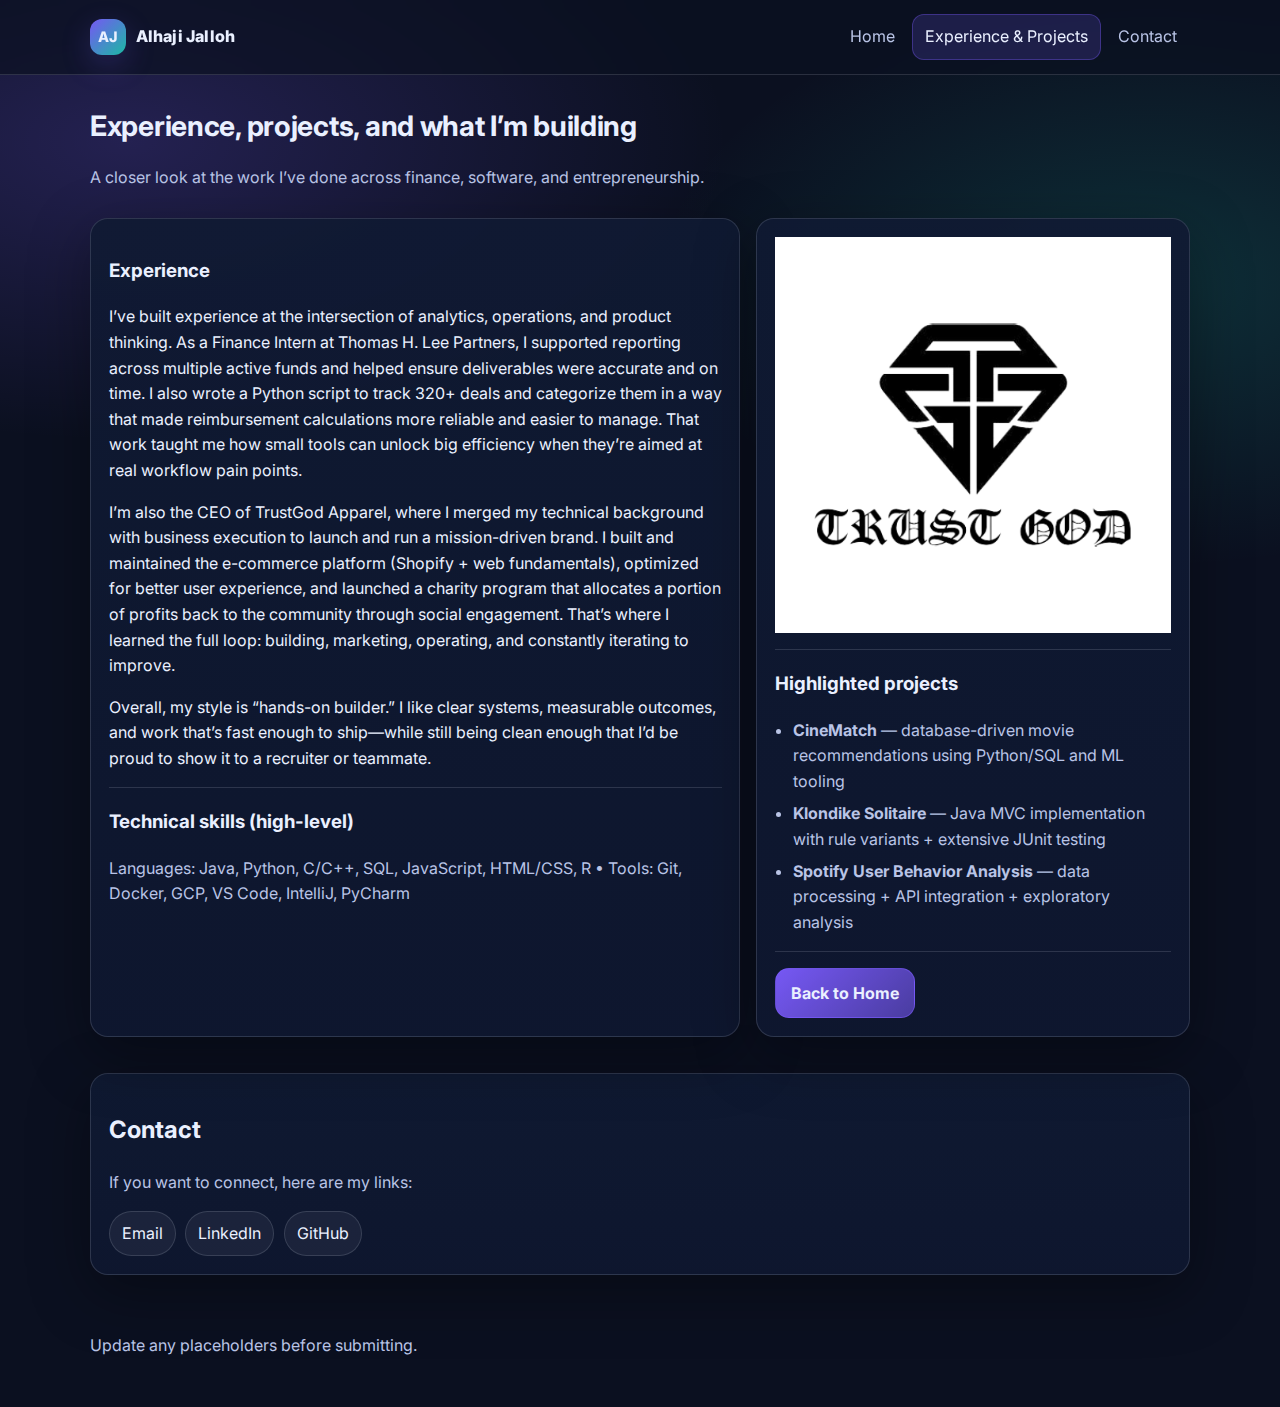
<file: docs/page2.html>
<!doctype html>
<html lang="en">
  <head>
    <meta charset="UTF-8" />
    <meta name="viewport" content="width=device-width, initial-scale=1" />
    <title>Alhaji Jalloh — Experience & Projects</title>
    <meta
      name="description"
      content="Experience, projects, and technical skills for Alhaji Jalloh."
    />
    <link rel="preconnect" href="https://fonts.googleapis.com" />
    <link rel="preconnect" href="https://fonts.gstatic.com" crossorigin />
    <link
      href="https://fonts.googleapis.com/css2?family=Inter:wght@400;600;800&display=swap"
      rel="stylesheet"
    />
    <link rel="stylesheet" href="styles.css" />
  </head>

  <body>
    <a class="skip-link" href="#main">Skip to content</a>

    <header class="site-header">
      <div class="container header-inner">
        <div class="brand">
          <span class="logo" aria-hidden="true">AJ</span>
          <span class="brand-text">Alhaji Jalloh</span>
        </div>

        <nav class="nav" aria-label="Primary navigation">
          <a class="nav-link" href="index.html">Home</a>
          <a class="nav-link active" href="page2.html">Experience & Projects</a>
          <a class="nav-link" href="index.html#contact">Contact</a>
        </nav>
      </div>
    </header>

    <main id="main" class="container">
      <section class="page-header">
        <h2>Experience, projects, and what I’m building</h2>
        <p class="muted">
          A closer look at the work I’ve done across finance, software, and entrepreneurship.
        </p>
      </section>

      <section class="two-col">
        <div class="card">
          <h3>Experience</h3>

          <p>
            I’ve built experience at the intersection of analytics, operations, and product thinking. As a Finance Intern at
            Thomas H. Lee Partners, I supported reporting across multiple active funds and helped ensure deliverables were
            accurate and on time. I also wrote a Python script to track 320+ deals and categorize them in a way that made
            reimbursement calculations more reliable and easier to manage. That work taught me how small tools can unlock
            big efficiency when they’re aimed at real workflow pain points.
          </p>
          <p>
            I’m also the CEO of TrustGod Apparel, where I merged my technical background with business execution to launch
            and run a mission-driven brand. I built and maintained the e-commerce platform (Shopify + web fundamentals),
            optimized for better user experience, and launched a charity program that allocates a portion of profits back
            to the community through social engagement. That’s where I learned the full loop: building, marketing, operating,
            and constantly iterating to improve.
          </p>
          <p>
            Overall, my style is “hands-on builder.” I like clear systems, measurable outcomes, and work that’s fast enough
            to ship—while still being clean enough that I’d be proud to show it to a recruiter or teammate.
          </p>

          <div class="divider"></div>

          <h3>Technical skills (high-level)</h3>
          <p class="muted">
            Languages: Java, Python, C/C++, SQL, JavaScript, HTML/CSS, R • Tools: Git, Docker, GCP, VS Code, IntelliJ, PyCharm
          </p>
        </div>

        <aside class="card">
          <img
          class="work-logo"
          src="assets/workspace.png"
          alt="Trust God logo"
          loading="lazy"
/>

          <div class="divider"></div>

          <h3>Highlighted projects</h3>
          <ul class="list">
            <li><strong>CineMatch</strong> — database-driven movie recommendations using Python/SQL and ML tooling</li>
            <li><strong>Klondike Solitaire</strong> — Java MVC implementation with rule variants + extensive JUnit testing</li>
            <li><strong>Spotify User Behavior Analysis</strong> — data processing + API integration + exploratory analysis</li>
          </ul>

          <div class="divider"></div>

          <a class="btn" href="index.html">Back to Home</a>
        </aside>
      </section>

      <section class="card contact">
        <h2>Contact</h2>
        <p class="muted">If you want to connect, here are my links:</p>
        <div class="contact-links">
          <a class="chip" href="mailto:jalloh.al@northeastern.edu">Email</a>
          <a class="chip" href="https://linkedin.com/in/ayjalloh/" target="_blank" rel="noreferrer">LinkedIn</a>
          <a class="chip" href="https://github.com/nextbestting" target="_blank" rel="noreferrer">GitHub</a>
        </div>
      </section>

      <footer class="site-footer">
        <p class="muted">Update any placeholders before submitting.</p>
      </footer>
    </main>
  </body>
</html>
</file>
<file: docs/styles.css>
:root {
  --bg: #0b1020;
  --panel: #101a33;
  --panel-2: #0f1730;
  --text: #eaf0ff;
  --muted: #b9c4e6;
  --border: rgba(234, 240, 255, 0.14);
  --shadow: 0 18px 60px rgba(0, 0, 0, 0.35);
  --accent: #7c5cff;
  --accent-2: #1dd6b8;
  --radius: 18px;
  --max: 1100px;
}

*,
*::before,
*::after {
  box-sizing: border-box;
}

html {
  color-scheme: dark;
  scroll-behavior: smooth;
}

body {
  margin: 0;
  font-family: "Inter", system-ui, -apple-system, Segoe UI, Roboto, Arial, sans-serif;
  background: radial-gradient(1200px 600px at 10% 10%, rgba(124, 92, 255, 0.22), transparent 50%),
    radial-gradient(900px 520px at 90% 20%, rgba(29, 214, 184, 0.16), transparent 55%),
    var(--bg);
  color: var(--text);
  line-height: 1.6;
}

img {
  max-width: 100%;
  height: auto;
  display: block;
}

.container {
  width: min(var(--max), calc(100% - 2rem));
  margin: 0 auto;
}

a {
  color: inherit;
}

.skip-link {
  position: absolute;
  left: -999px;
  top: 0.75rem;
  background: var(--text);
  color: #0b1020;
  padding: 0.6rem 0.8rem;
  border-radius: 10px;
  z-index: 999;
}

.skip-link:focus {
  left: 0.75rem;
}

.site-header {
  position: sticky;
  top: 0;
  z-index: 10;
  backdrop-filter: blur(10px);
  background: rgba(11, 16, 32, 0.68);
  border-bottom: 1px solid var(--border);
}

.header-inner {
  display: flex;
  align-items: center;
  justify-content: space-between;
  padding: 0.9rem 0;
  gap: 1rem;
}

.brand {
  display: flex;
  align-items: center;
  gap: 0.6rem;
  font-weight: 800;
  letter-spacing: 0.2px;
}

.logo {
  display: grid;
  place-items: center;
  width: 36px;
  height: 36px;
  border-radius: 12px;
  background: linear-gradient(135deg, rgba(124, 92, 255, 0.95), rgba(29, 214, 184, 0.85));
  box-shadow: 0 10px 30px rgba(124, 92, 255, 0.22);
  font-weight: 800;
  font-size: 0.9rem;
  letter-spacing: 0.02em;
}

.brand-text {
  font-size: 1rem;
}

.nav {
  display: flex;
  gap: 0.25rem;
  flex-wrap: wrap;
  justify-content: flex-end;
}

.nav-link {
  text-decoration: none;
  padding: 0.55rem 0.75rem;
  border-radius: 12px;
  border: 1px solid transparent;
  color: var(--muted);
  transition: transform 160ms ease, background 160ms ease, border-color 160ms ease, color 160ms ease;
}

.nav-link:hover {
  transform: translateY(-1px);
  background: rgba(234, 240, 255, 0.06);
  border-color: rgba(234, 240, 255, 0.12);
  color: var(--text);
}

.nav-link.active {
  background: rgba(124, 92, 255, 0.18);
  border-color: rgba(124, 92, 255, 0.35);
  color: var(--text);
}

.hero {
  display: grid;
  grid-template-columns: 1.2fr 0.8fr;
  gap: 1.25rem;
  padding: 2rem 0 1.25rem;
  align-items: start;
}

.hero-content h1 {
  font-size: clamp(1.9rem, 3.5vw, 3rem);
  line-height: 1.15;
  margin: 0 0 0.8rem;
  letter-spacing: -0.02em;
}

.hero-content p {
  margin: 0.75rem 0;
  color: var(--muted);
}

.hero-actions {
  display: flex;
  gap: 0.75rem;
  flex-wrap: wrap;
  margin-top: 1.1rem;
}

.page-header {
  padding: 1.8rem 0 0.75rem;
}

.page-header h2 {
  margin: 0 0 0.3rem;
  font-size: clamp(1.4rem, 2.2vw, 2rem);
  letter-spacing: -0.01em;
}

.muted {
  color: var(--muted);
}

.grid {
  display: grid;
  grid-template-columns: repeat(3, 1fr);
  gap: 1rem;
  padding: 0.75rem 0 1.25rem;
}

.two-col {
  display: grid;
  grid-template-columns: 1.2fr 0.8fr;
  gap: 1rem;
  padding-bottom: 1.25rem;
}

.card {
  background: linear-gradient(180deg, rgba(16, 26, 51, 0.92), rgba(15, 23, 48, 0.92));
  border: 1px solid var(--border);
  border-radius: var(--radius);
  box-shadow: var(--shadow);
  padding: 1.1rem;
}

.hero-card {
  margin: 0;
}

.hero-card img {
  border-radius: calc(var(--radius) - 6px);
  border: 1px solid rgba(234, 240, 255, 0.10);
}

.divider {
  height: 1px;
  background: var(--border);
  margin: 1rem 0;
}

.list {
  margin: 0.5rem 0 0;
  padding-left: 1.1rem;
  color: var(--muted);
}

.list li {
  margin: 0.4rem 0;
}

.btn {
  display: inline-flex;
  align-items: center;
  justify-content: center;
  gap: 0.5rem;
  text-decoration: none;
  font-weight: 700;
  padding: 0.7rem 0.95rem;
  border-radius: 14px;
  border: 1px solid rgba(124, 92, 255, 0.5);
  background: linear-gradient(135deg, rgba(124, 92, 255, 0.95), rgba(124, 92, 255, 0.55));
  color: var(--text);
  transition: transform 160ms ease, filter 160ms ease;
}

.btn:hover {
  transform: translateY(-1px);
  filter: brightness(1.05);
}

.btn-ghost {
  background: rgba(234, 240, 255, 0.06);
  border-color: rgba(234, 240, 255, 0.16);
  color: var(--text);
}

.btn:focus-visible,
.nav-link:focus-visible,
.chip:focus-visible {
  outline: 3px solid rgba(29, 214, 184, 0.6);
  outline-offset: 3px;
}

.contact {
  margin: 1rem 0 1.4rem;
}

.contact-links {
  display: flex;
  gap: 0.6rem;
  flex-wrap: wrap;
  margin-top: 0.5rem;
}

.chip {
  text-decoration: none;
  display: inline-flex;
  align-items: center;
  padding: 0.55rem 0.75rem;
  border-radius: 999px;
  border: 1px solid rgba(234, 240, 255, 0.14);
  background: rgba(234, 240, 255, 0.06);
  color: var(--text);
  transition: transform 160ms ease, background 160ms ease, border-color 160ms ease;
}

.chip:hover {
  transform: translateY(-1px);
  background: rgba(234, 240, 255, 0.09);
  border-color: rgba(29, 214, 184, 0.35);
}

.site-footer {
  padding: 1.25rem 0 2rem;
}

@media (max-width: 900px) {
  .hero,
  .two-col {
    grid-template-columns: 1fr;
  }

  .grid {
    grid-template-columns: 1fr;
  }

  .header-inner {
    align-items: flex-start;
    flex-direction: column;
  }

  .nav {
    justify-content: flex-start;
  }

  .avatar {
  width: 240px;
  aspect-ratio: 1 / 1;
  border-radius: 999px;
  object-fit: cover;
  border: 1px solid rgba(234, 240, 255, 0.14);
}

.work-logo{
  width: 100%;
  max-width: 420px;
  margin: 0 auto;
  border-radius: 16px;
  background: #ffffff; 
  padding: 14px;
  border: 1px solid rgba(234, 240, 255, 0.14);
}
}
</file>
